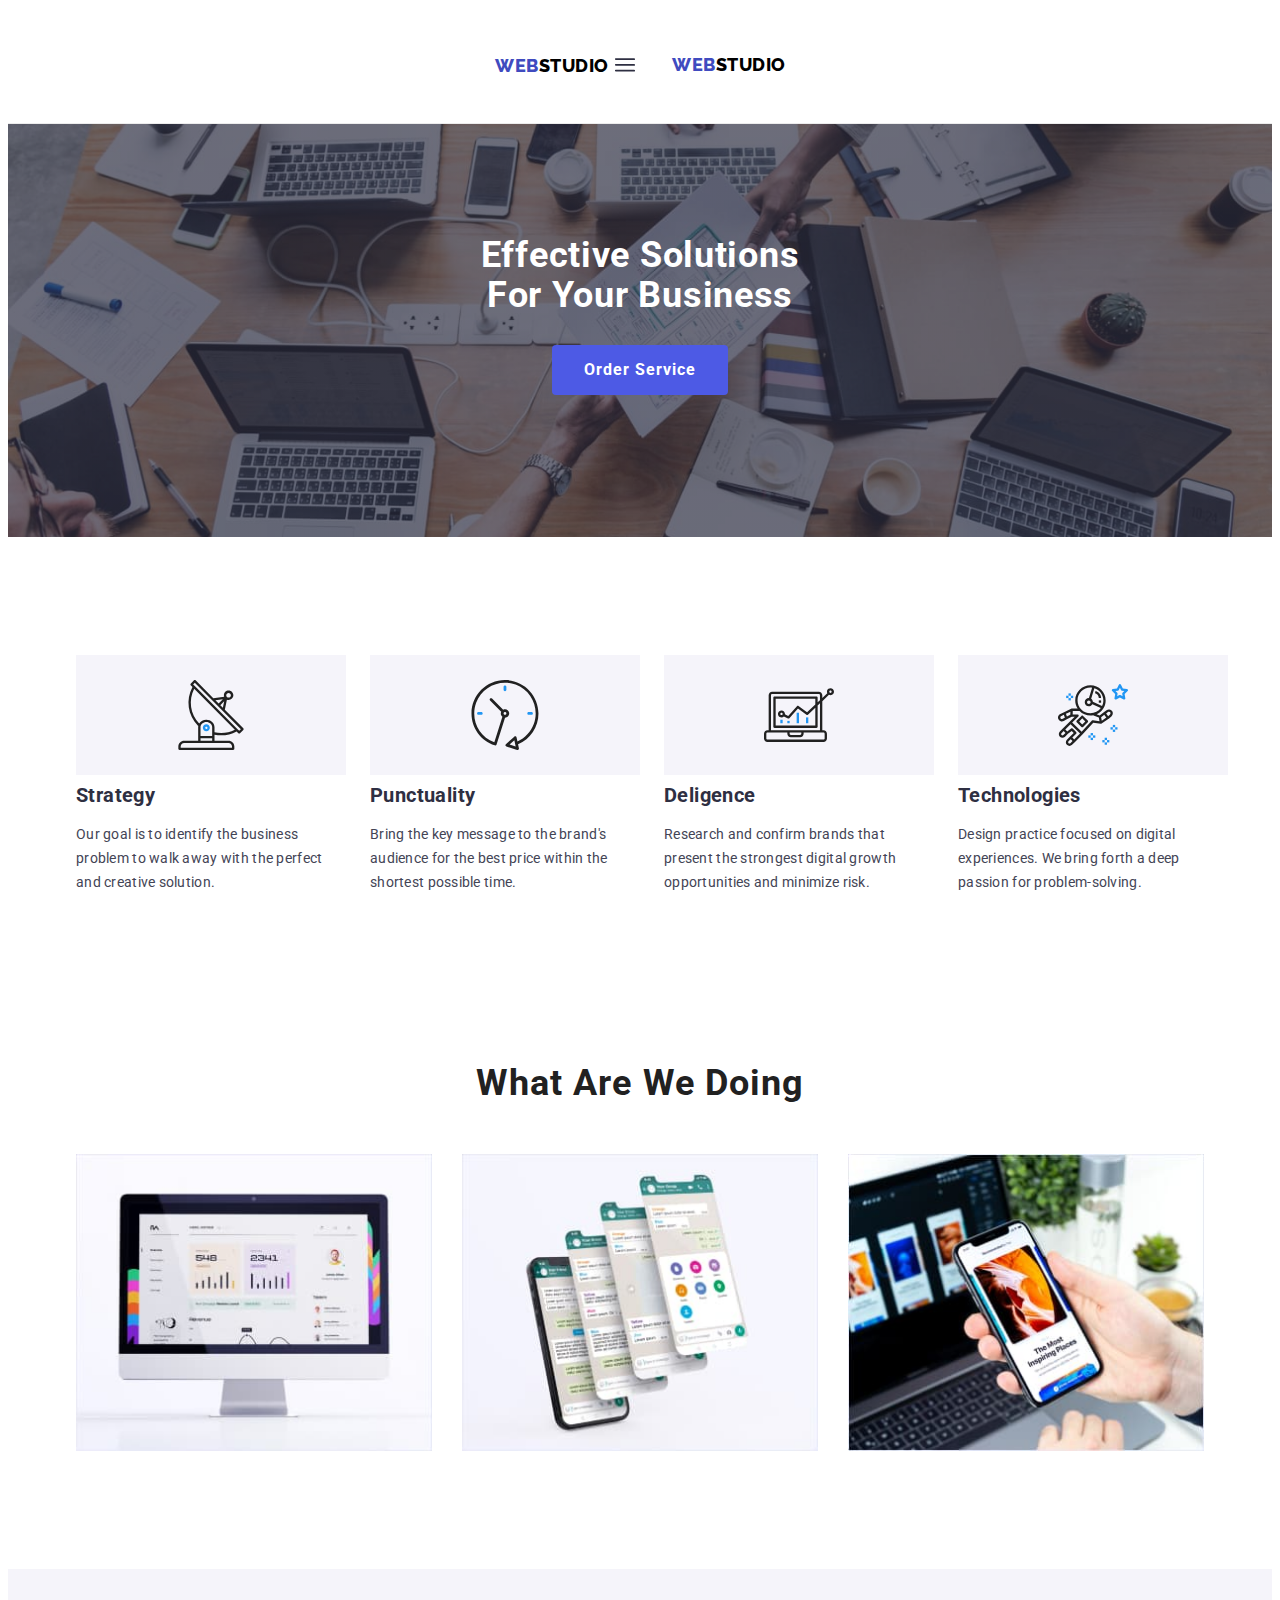
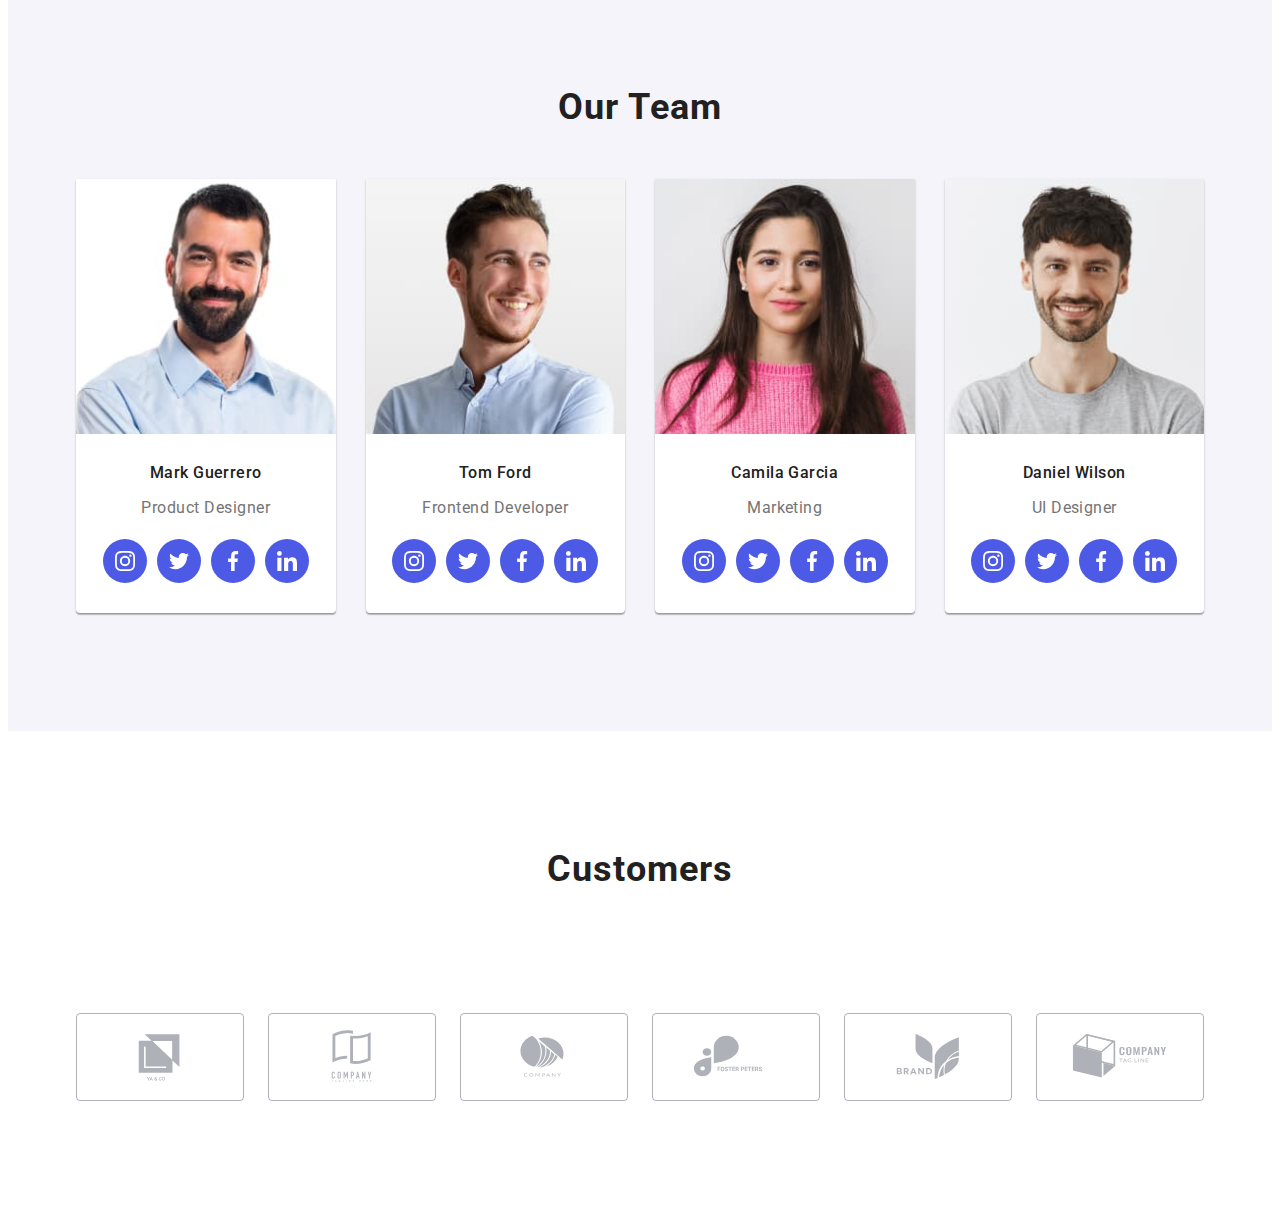
<file: index.html>
<!DOCTYPE html>
<html lang="en">
<head>
    <meta charset="UTF-8">
    <meta http-equiv="X-UA-Compatible" content="IE=edge">
    <meta name="viewport" content="width=device-width, initial-scale=1.0">
    <title>Студія</title>
    <link
      rel="stylesheet"
      href="https://cdnjs.cloudflare.com/ajax/libs/modern-normalize/1.1.0/modern-normalize.min.css"
      integrity="sha512-wpPYUAdjBVSE4KJnH1VR1HeZfpl1ub8YT/NKx4PuQ5NmX2tKuGu6U/JRp5y+Y8XG2tV+wKQpNHVUX03MfMFn9Q=="
      crossorigin="anonymous"
      referrerpolicy="no-referrer">
    <link rel="preconnect" href="https://fonts.googleapis.com" />
    <link rel="preconnect" href="https://fonts.gstatic.com" crossorigin />
    <link
      href="https://fonts.googleapis.com/css2?family=Raleway:wght@700&family=Roboto:wght@400;500;700;900&display=swap"
      rel="stylesheet"
    />
    <link rel="stylesheet" href="./css/stylesp.css">
</head>
<body>
    <header class="page-header">
        <div class="container cnt-head">
            <a class="logo" href="">WEB<span class="logo-header">STUDIO</span></a>
            <button type="button" class="menu-open" data-menu-open>
                <svg class="menu-icon-open" width="20" height="20">
                    <use href="./sprite.svg#menu"></use>
                </svg>
            </button>
            <div class="mob-menu is-hidden" data-menu>
                <div class="container">
                    <div class="mob-menu-top">
                        <button type="button" class="menu-close" data-menu-close>
                            <svg class="menu-close-icon" width="8" height="8">
                                <use href="./sprite.svg#close"></use>
                            </svg>
                        </button>
                        <ul class="mob-site list">
                            <li class="mob-menu-list"><a href="./index.html" class="current link">Studio</a></li>
                            <li class="mob-menu-list"><a href="./portfolio.html" class="link">Portfolio</a></li>
                            <li class="mob-menu-list"><a href="" class="link">Contacts</a></li>
                        </ul>
                    </div>
                    <div class="mob-menu-bottom">
                        <ul class="mob-contacts-list list">
                            <li><a href="tel:+11 (000) 111-11-11" class="mob-tel link">
                                +11 (000) 111-11-11</a></li>
                            <li><a href="mailto:info@devstudio.com" class="mob-mail link">
                                info@devstudio.com</a></li>
                         </ul>
                         <ul class="mob-soc list">
                            <li class="mob-soc-item">
                                <a class="mob-soc-link link"
                                href="https://www.facebook.com/"
                                target="_blank"
                                rel="noopener noreferrer"
                                aria-label="instagram"
                            >
                                    <svg class="mob-soc-icon" width="20" height="20">
                                        <use href="./sprite.svg#icon-instagram"></use>
                                    </svg>
                                </a>
                            </li>
                            <li class="mob-soc-item">
                                <a class="mob-soc-link link"
                                href=""
                                target="_blank"
                                rel="noopener noreferrer"
                                aria-label="twitter"
                            >
                                    <svg class="mob-soc-icon" width="20" height="20">
                                        <use href="./sprite.svg#icon-twitter"></use>
                                    </svg>
                                </a>
                            </li>
                            <li class="mob-soc-item">
                                <a class="mob-soc-link link"
                                href=""
                                target="_blank"
                                rel="noopener noreferrer"
                                aria-label="facebook"
                            >
                                    <svg class="mob-soc-icon" width="20" height="20">
                                        <use href="./sprite.svg#icon-facebook"></use>
                                    </svg>
                                </a>
                            </li>
                            <li class="mob-soc-item">
                                <a class="mob-soc-link link"
                                href=""
                                target="_blank"
                                rel="noopener noreferrer"
                                aria-label="linkedin"
                            >
                                    <svg class="mob-soc-icon" width="20" height="20">
                                        <use href="./sprite.svg#icon-linkedin"></use>
                                    </svg>
                                </a>
                            </li>
                        </ul>
                    </div>
                </div>
            </div>
        <div class="container">
            <a class="logo" href="">WEB<span class="logo-header">STUDIO</span></a>
            <nav class="container-nav"> 
                <ul class="site list">
                    <li class="nav-item"><a href="./index.html" class="current link">Studio</a></li>
                    <li class="nav-item"><a href="./portfolio.html" class="link">Portfolio</a></li>
                    <li class="nav-item"><a href="" class="link">Contacts</a></li>
                </ul>
            </nav> 
            <ul class="contacts-list list">
                <li><a href="tel:+11 (000) 111-11-11" class="header link">
                    <svg class="header-icon" width="10" height="16">
                        <use href="./sprite.svg#icon-smartphone"></use>
                    </svg>
                    +11 (000) 111-11-11</a></li>
                <li><a href="mailto:info@devstudio.com" class="header link">
                    info@devstudio.com</a></li>
            </ul>
        </div>
    </header>
    <main class="main">
            <section class="page-main">
                <div class="container-hero">
                    <h1 class="title">Effective Solutions <br>for Your Business</br></h1>
                    <button type="button" class="button" data-modal-open >Order Service</button>
                </div>
            </section>
        </div>
            <section class="section">
                <div class="container">
                    <ul class="about list">
                        <li class="icon antenna">
                            <h3 class="titleses">Strategy</h3>
                            <p class="subtitles">Our goal is to identify the business
                                problem to walk away with the perfect and creative solution.</p>
                        </li>
                        <li class="icon oclock">
                            <h3 class="titleses">Punctuality</h3>
                            <p  class="subtitles">Bring the key message to the brand's audience for the best price within the shortest possible time.</p>
                        </li>
                        <li class="icon diagram">
                            <h3 class="titleses">Deligence</h3>
                            <p class="subtitles">Research and confirm brands that present the strongest digital growth opportunities and minimize risk.</p>
                        </li>
                        <li class="icon astronaut">    
                            <h3 class="titleses">Technologies</h3>
                            <p class="subtitles">Design practice focused on digital experiences. We bring forth a deep passion for problem-solving.</p>
                        </li>
                    </ul>
                </div>
            </section>
            <section class="section-work">
                <div class="container">
                    <h2 class="subtitle">What Are We Doing </h2>
                <ul class="work">
                    <li class="list">
                        <div class="work-thumb">
                            <img src="./images/apple.jpg" alt="apple" width="360">
                            
                        </div>
                    </li>
                    <li class="list">
                        <div class="work-thumb">
                            <img src="./images/massage.jpg" alt="massage" width="360">
                        
                        </div>
                    </li>
                    <li class="list">
                        <div class="work-thumb">
                            <img src="./images/phone.jpg" alt="phone" width="360"> 
                        
                        </div>
                    </li>
                </ul>
                </div>
            </section>
            <section class="page-team">
                <div class="container cnt-team">
                    <h2 class="subtitle">Our Team</h2>
                    <ul class="list-card">
                        <li class="list card">
                            <img src="./images/Mark Guerrero.jpg" alt="Mark Guerrero" width="264">
                            <div class="people-card">
                                <h3 class="name-people">Mark Guerrero</h3>
                                <p class="subtitledescription">Product Designer</p>
                                <ul class="socials list">
                                    <li class="socials-item">
                                        <a class="socials-link link"
                                        href="https://www.facebook.com/"
                                        target="_blank"
                                        rel="noopener noreferrer"
                                        aria-label="instagram"
                                    >
                                            <svg class="socials-icon" width="20" height="20">
                                                <use href="./sprite.svg#icon-instagram"></use>
                                            </svg>
                                        </a>
                                    </li>
                                    <li class="socials-item">
                                        <a class="socials-link link"
                                        href=""
                                        target="_blank"
                                        rel="noopener noreferrer"
                                        aria-label="twitter"
                                    >
                                            <svg class="socials-icon" width="20" height="20">
                                                <use href="./sprite.svg#icon-twitter"></use>
                                            </svg>
                                        </a>
                                    </li>
                                    <li class="socials-item">
                                        <a class="socials-link link"
                                        href=""
                                        target="_blank"
                                        rel="noopener noreferrer"
                                        aria-label="facebook"
                                    >
                                            <svg class="socials-icon" width="20" height="20">
                                                <use href="./sprite.svg#icon-facebook"></use>
                                            </svg>
                                        </a>
                                    </li>
                                    <li class="socials-item">
                                        <a class="socials-link link"
                                        href=""
                                        target="_blank"
                                        rel="noopener noreferrer"
                                        aria-label="linkedin"
                                    >
                                            <svg class="socials-icon" width="20" height="20">
                                                <use href="./sprite.svg#icon-linkedin"></use>
                                            </svg>
                                        </a>
                                    </li>
                                </ul>
                            </div>
                        </li>         
                        <li class="list card">
                            <img src="./images/Tom Ford.jpg" alt="Tom Ford" width="264">
                            <div class="people-card">
                                <h3 class="name-people">Tom Ford
    
                                </h3>
                                <p class="subtitledescription">Frontend Developer</p>
                                <ul class="socials list">
                                    <li class="socials-item">
                                        <a class="socials-link link"
                                        href="https://www.facebook.com/"
                                        target="_blank"
                                        rel="noopener noreferrer"
                                        aria-label="instagram"
                                    >
                                            <svg class="socials-icon" width="20" height="20">
                                                <use href="./sprite.svg#icon-instagram"></use>
                                            </svg>
                                        </a>
                                    </li>
                                    <li class="socials-item">
                                        <a class="socials-link link"
                                        href=""
                                        target="_blank"
                                        rel="noopener noreferrer"
                                        aria-label="twitter"
                                    >
                                            <svg class="socials-icon" width="20" height="20">
                                                <use href="./sprite.svg#icon-twitter"></use>
                                            </svg>
                                        </a>
                                    </li>
                                    <li class="socials-item">
                                        <a class="socials-link link"
                                        href=""
                                        target="_blank"
                                        rel="noopener noreferrer"
                                        aria-label="facebook"
                                    >
                                            <svg class="socials-icon" width="20" height="20">
                                                <use href="./sprite.svg#icon-facebook"></use>
                                            </svg>
                                        </a>
                                    </li>
                                    <li class="socials-item">
                                        <a class="socials-link link"
                                        href=""
                                        target="_blank"
                                        rel="noopener noreferrer"
                                        aria-label="linkedin"
                                    >
                                            <svg class="socials-icon" width="20" height="20">
                                                <use href="./sprite.svg#icon-linkedin"></use>
                                            </svg>
                                        </a>
                                    </li>
                                </ul>
                            </div>
                        </li>
                        <li class="list card">
                            <img src="./images/Camila Garcia.jpg" alt="Camila Garcia" width="264">
                            <div class="people-card">
                                <h3 class="name-people">Camila Garcia</h3>
                                <p class="subtitledescription">Marketing</p>
                                <ul class="socials list">
                                    <li class="socials-item">
                                        <a class="socials-link link"
                                        href="https://www.facebook.com/"
                                        target="_blank"
                                        rel="noopener noreferrer"
                                        aria-label="instagram"
                                    >
                                            <svg class="socials-icon" width="20" height="20">
                                                <use href="./sprite.svg#icon-instagram"></use>
                                            </svg>
                                        </a>
                                    </li>
                                    <li class="socials-item">
                                        <a class="socials-link link"
                                        href=""
                                        target="_blank"
                                        rel="noopener noreferrer"
                                        aria-label="twitter"
                                    >
                                            <svg class="socials-icon" width="20" height="20">
                                                <use href="./sprite.svg#icon-twitter"></use>
                                            </svg>
                                        </a>
                                    </li>
                                    <li class="socials-item">
                                        <a class="socials-link link"
                                        href=""
                                        target="_blank"
                                        rel="noopener noreferrer"
                                        aria-label="facebook"
                                    >
                                            <svg class="socials-icon" width="20" height="20">
                                                <use href="./sprite.svg#icon-facebook"></use>
                                            </svg>
                                        </a>
                                    </li>
                                    <li class="socials-item">
                                        <a class="socials-link link"
                                        href=""
                                        target="_blank"
                                        rel="noopener noreferrer"
                                        aria-label="linkedin"
                                    >
                                            <svg class="socials-icon" width="20" height="20">
                                                <use href="./sprite.svg#icon-linkedin"></use>
                                            </svg>
                                        </a>
                                    </li>
                                </ul>
                            </div>
                        </li>
                        <li class="list card">
                            <img src="./images/Daniel Wilson.jpg" alt="Daniel Wilson" width="264">
                            <div class="people-card">
                                <h3 class="name-people">Daniel Wilson</h3>
                                <p class="subtitledescription">UI Designer</p>
                                <ul class="socials list">
                                    <li class="socials-item">
                                        <a class="socials-link link"
                                        href="https://www.facebook.com/"
                                        target="_blank"
                                        rel="noopener noreferrer"
                                        aria-label="instagram"
                                    >
                                            <svg class="socials-icon" width="20" height="20">
                                                <use href="./sprite.svg#icon-instagram"></use>
                                            </svg>
                                        </a>
                                    </li>
                                    <li class="socials-item">
                                        <a class="socials-link link"
                                        href=""
                                        target="_blank"
                                        rel="noopener noreferrer"
                                        aria-label="twitter"
                                    >
                                            <svg class="socials-icon" width="20" height="20">
                                                <use href="./sprite.svg#icon-twitter"></use>
                                            </svg>
                                        </a>
                                    </li>
                                    <li class="socials-item">
                                        <a class="socials-link link"
                                        href=""
                                        target="_blank"
                                        rel="noopener noreferrer"
                                        aria-label="facebook"
                                    >
                                            <svg class="socials-icon" width="20" height="20">
                                                <use href="./sprite.svg#icon-facebook"></use>
                                            </svg>
                                        </a>
                                    </li>
                                    <li class="socials-item">
                                        <a class="socials-link link"
                                        href=""
                                        target="_blank"
                                        rel="noopener noreferrer"
                                        aria-label="linkedin"
                                    >
                                            <svg class="socials-icon" width="20" height="20">
                                                <use href="./sprite.svg#icon-linkedin"></use>
                                            </svg>
                                        </a>
                                    </li>
                                </ul>
                            </div>  
                        </li>
                    </ul>
                </div>
             </section>
             <section class="section">
                <div class="container">
                    <h2 class="subtitle">Customers</h2>
                    <ul class="clients list">
                        <li class="clients-item">
                            <a class="clients-link link"
                            href=""
                            target="_blank"
                            rel="noopener noreferrer"
                            aria-label="ya-go">
                            <svg class="clients-icon" width="106" height="60">
                                <use href="./sprite.svg#icon-ya-go"></use>
                            </svg>
                            </a>
                        </li>
                        <li class="clients-item">
                            <a class="clients-link link"
                            href=""
                            target="_blank"
                            rel="noopener noreferrer"
                            aria-label="tagline"
                            >
                            <svg class="clients-icon" width="106" height="60">
                                <use href="./sprite.svg#icon-tagline"></use>
                            </svg>
                            </a>
                        </li>
                        <li class="clients-item">
                            <a class="clients-link link"
                            href=""
                            target="_blank"
                            rel="noopener noreferrer"
                            aria-label="company"
                            >
                            <svg class="clients-icon" width="106" height="60">
                                <use href="./sprite.svg#icon-company"></use>
                            </svg>
                            </a>
                        </li>
                        <li class="clients-item">
                            <a class="clients-link link"
                            href=""
                            target="_blank"
                            rel="noopener noreferrer"
                            aria-label="foster"
                            >
                            <svg class="clients-icon" width="106" height="60">
                                <use href="./sprite.svg#icon-foster-peters"></use>
                            </svg>
                            </a>
                        </li>
                        <li class="clients-item">
                            <a class="clients-link link"
                            href=""
                            target="_blank"
                            rel="noopener noreferrer"
                            aria-label="brand"
                            >
                            <svg class="clients-icon" width="106" height="60">
                                <use href="./sprite.svg#icon-brand"></use>
                            </svg>
                            </a>
                        </li>
                        <li class="clients-item">
                            <a class="clients-link link"
                            href=""
                            target="_blank"
                            rel="noopener noreferrer"
                            aria-label="company-tag"
                            >
                            <svg class="clients-icon" width="106" height="60">
                                <use href="./sprite.svg#icon-company-tag"></use>
                            </svg>
                            </a>
                        </li>
                    </ul>
             </section>
    </main>
    <!-- <footer class="page-footer">
        <div class="double-container-footer">
            <div class="container-footer">
                <a class="logo" href="">WEB<span class="logo-footer">STUDIO</span></a>
            <address>
                <ul class="list">
                    <li class="maps"><a href="" class="active footer">Increase the flow of customers and sales for your business with digital marketing & growth solutions.</a></li>
        
                </ul>
            </address>
            </div>
            <div class="container-footer-clients">
                <h3 class="title-footer">Social media</h3>
                <ul class="socials-footer list">
                    <li class="socials-footer-item">
                        <a class="footer-link link"
                        href="https://www.facebook.com/"
                        target="_blank"
                        rel="noopener noreferrer"
                        aria-label="instagram"
                        >
                            <svg class="footer-icon" width="20" height="20">
                                <use href="./sprite.svg#icon-instagram"></use>
                            </svg>
                        </a>
                    </li>
                    <li class="socials-footer-item">
                        <a class="footer-link link"
                        href=""
                        target="_blank"
                        rel="noopener noreferrer"
                        aria-label="twitter"
                        >
                            <svg class="footer-icon" width="20" height="20">
                                <use href="./sprite.svg#icon-twitter"></use>
                            </svg>
                        </a>
                    </li>
                    <li class="socials-footer-item">
                        <a class="footer-link link"
                        href=""
                        target="_blank"
                        rel="noopener noreferrer"
                        aria-label="facebook"
                        >
                            <svg class="footer-icon" width="20" height="20">
                                <use href="./sprite.svg#icon-facebook"></use>
                            </svg>
                        </a>
                    </li>
                    <li class="socials-footer-item">
                        <a class="footer-link link"
                        href=""
                        target="_blank"
                        rel="noopener noreferrer"
                        aria-label="linkedin"
                        >
                            <svg class="footer-icon" width="20" height="20">
                                <use href="./sprite.svg#icon-linkedin"></use>
                            </svg>
                        </a>
                    </li>
                </ul>
            </div>
            <div class="footer-form-sub">
                <label class="footer-form-label" for="subscribe"><span>Subscribe</span></label>
                    <div class="form-footer-sub">
                        <div class="footer-form" id="subscribe">
                            <input class="footer-form-input" type="email" name="subscribe" placeholder="Email">
                        </div>
                        <div class="btn-icon">
                            <button type="button" class="footer-btn">Subscribe
                                <svg class="footer-form-icon" width="20" height="20">
                                    <use href="./sprite.svg#icon-send"></use>
                                </svg>
                            </button>
                        </div>
                    </div>
            </div>
        </div>
    </footer> -->

    <div class="backdrop is-hidden" data-modal>
        <div class="modal">
            <button class="modal-btn" data-modal-close>
                <svg class="icon-closer" width="8" height="8">
                    <use href="./sprite.svg#icon-closer"></use>
                </svg>
            </button>
            <strong class="modal-label">Leave your contacts and we will call you back</strong>
            <form class="modal-form" name="modal_form">
                <div class="modal-form-group" role="group">
                    <label class="modal-form-label" for="user_name"><span>Name</span></label>
                    <div class="modal-form-wrapper" id="user_name">
                        <input class="modal-form-field" type="text" name="user_name">
                        <svg class="modal-form-icon" width="18" height="18">
                            <use href="./sprite.svg#icon-person"></use>
                        </svg>
                    </div>
                    <label class="modal-form-label" for="user_phone">Phone</label>
                    <div class="modal-form-wrapper" id="user_name">
                        <input class="modal-form-field" type="tel" name="user_phone" id="user_phone">
                        <svg class="modal-form-icon" width="18" height="18">
                            <use href="./sprite.svg#icon-phone"></use>
                        </svg>
                    </div>
                    <label class="modal-form-label" for="user_mail">Email</label>
                    <div class="modal-form-wrapper" id="user_mail">
                        <input class="modal-form-field" type="mail" name="user_mail">
                        <svg class="modal-form-icon" width="18" height="18">
                            <use href="./sprite.svg#icon-email"></use>
                        </svg>
                    </div>
                    <label class="modal-form-label" for="user_message">Comment</label>
                    <textarea 
                        class="modal-form-message"
                        name="user_message" 
                        id="user_message"
                        placeholder="Text input"
                        rows="3"></textarea>
                </div>
                <div role="group" class="group-check">
                    <input class="modal-form-checkbox visually-hidden" type="checkbox" id="user_agreement">
                    <label for="user_agreement" class="policy">
                        <span>
                            <svg class="check-icon" width="10" height="18">
                                <use href="./sprite.svg#check"></use>
                            </svg>
                        </span>
                        I accept the terms and conditions of the <a class="pr-policy" href="">Privacy Policy</a>
                    </label>
                </div>
                <button class="modal-form-btn" type="submit">Send</button>
            </form>

        </div>
    </div>

    <script src="./js/modal.js"></script>
    <script src="./js/menu.js"></script>

</body>
</html>
</file>
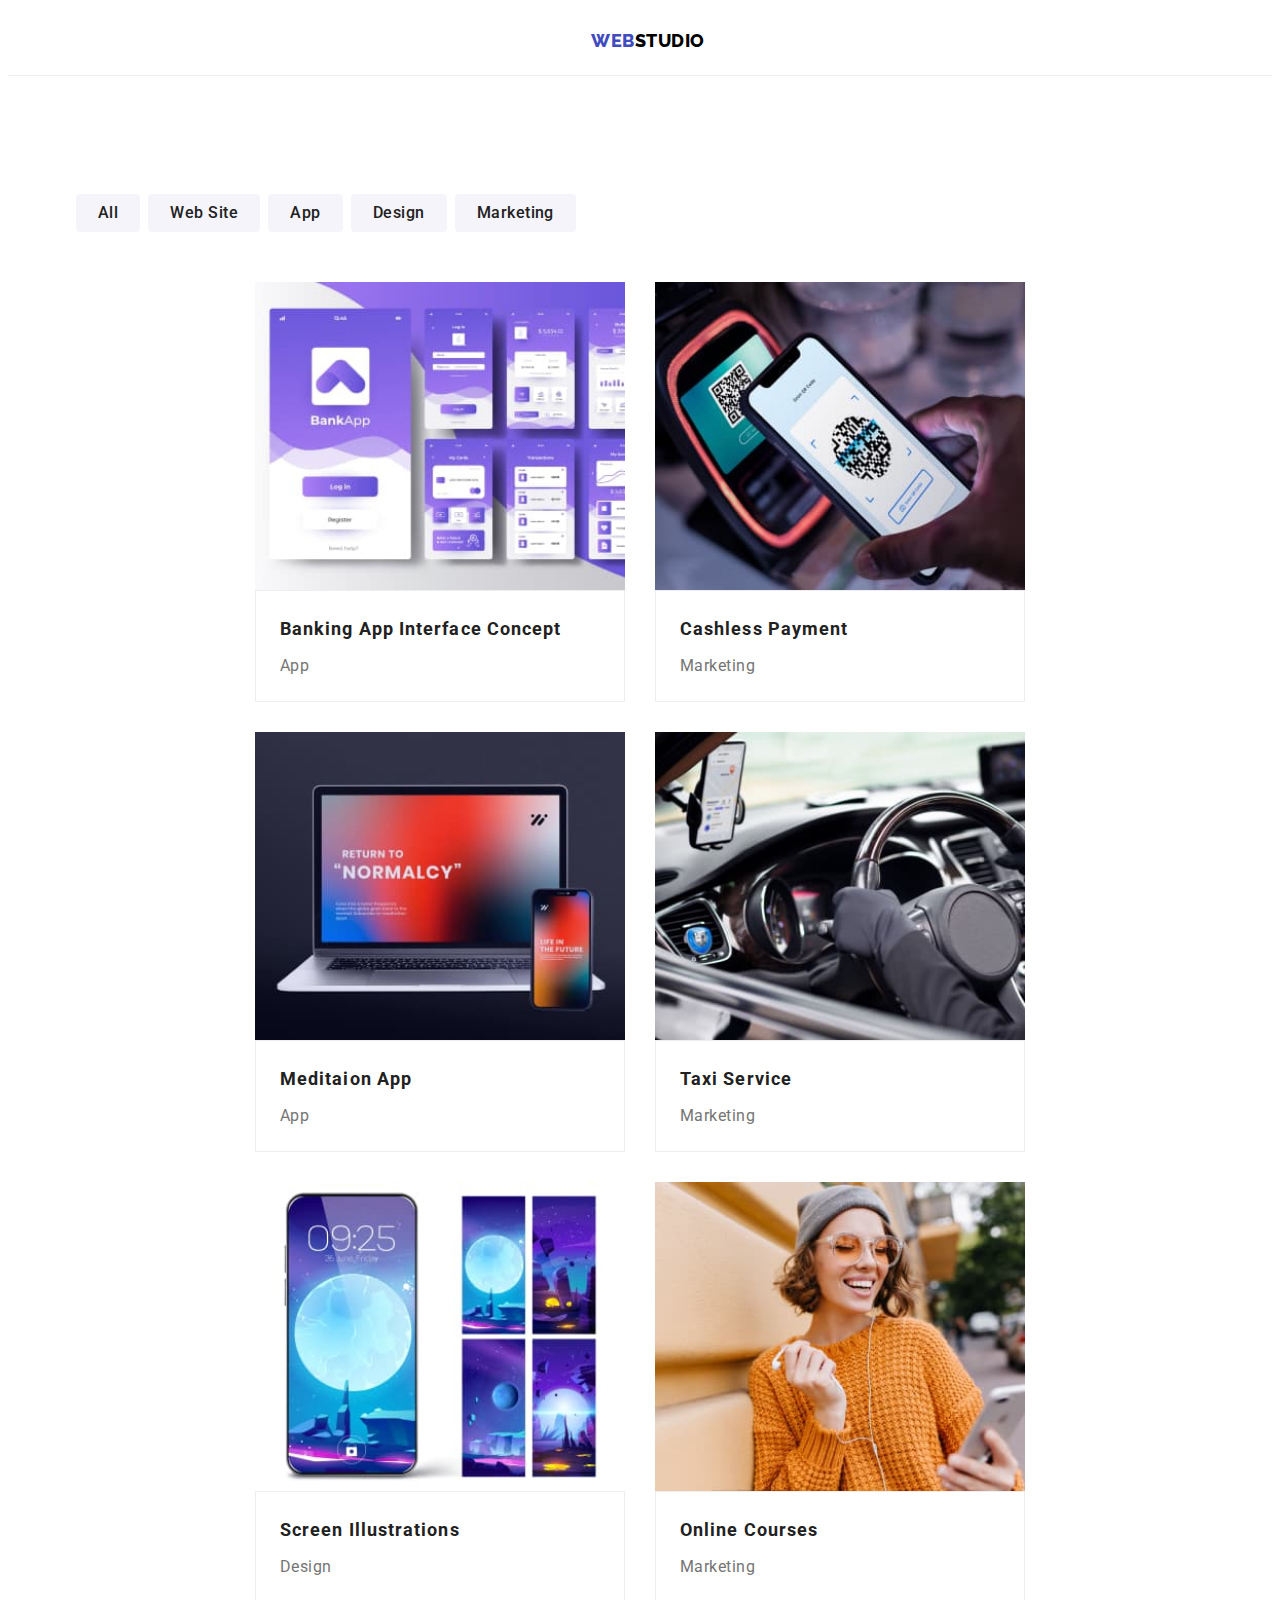
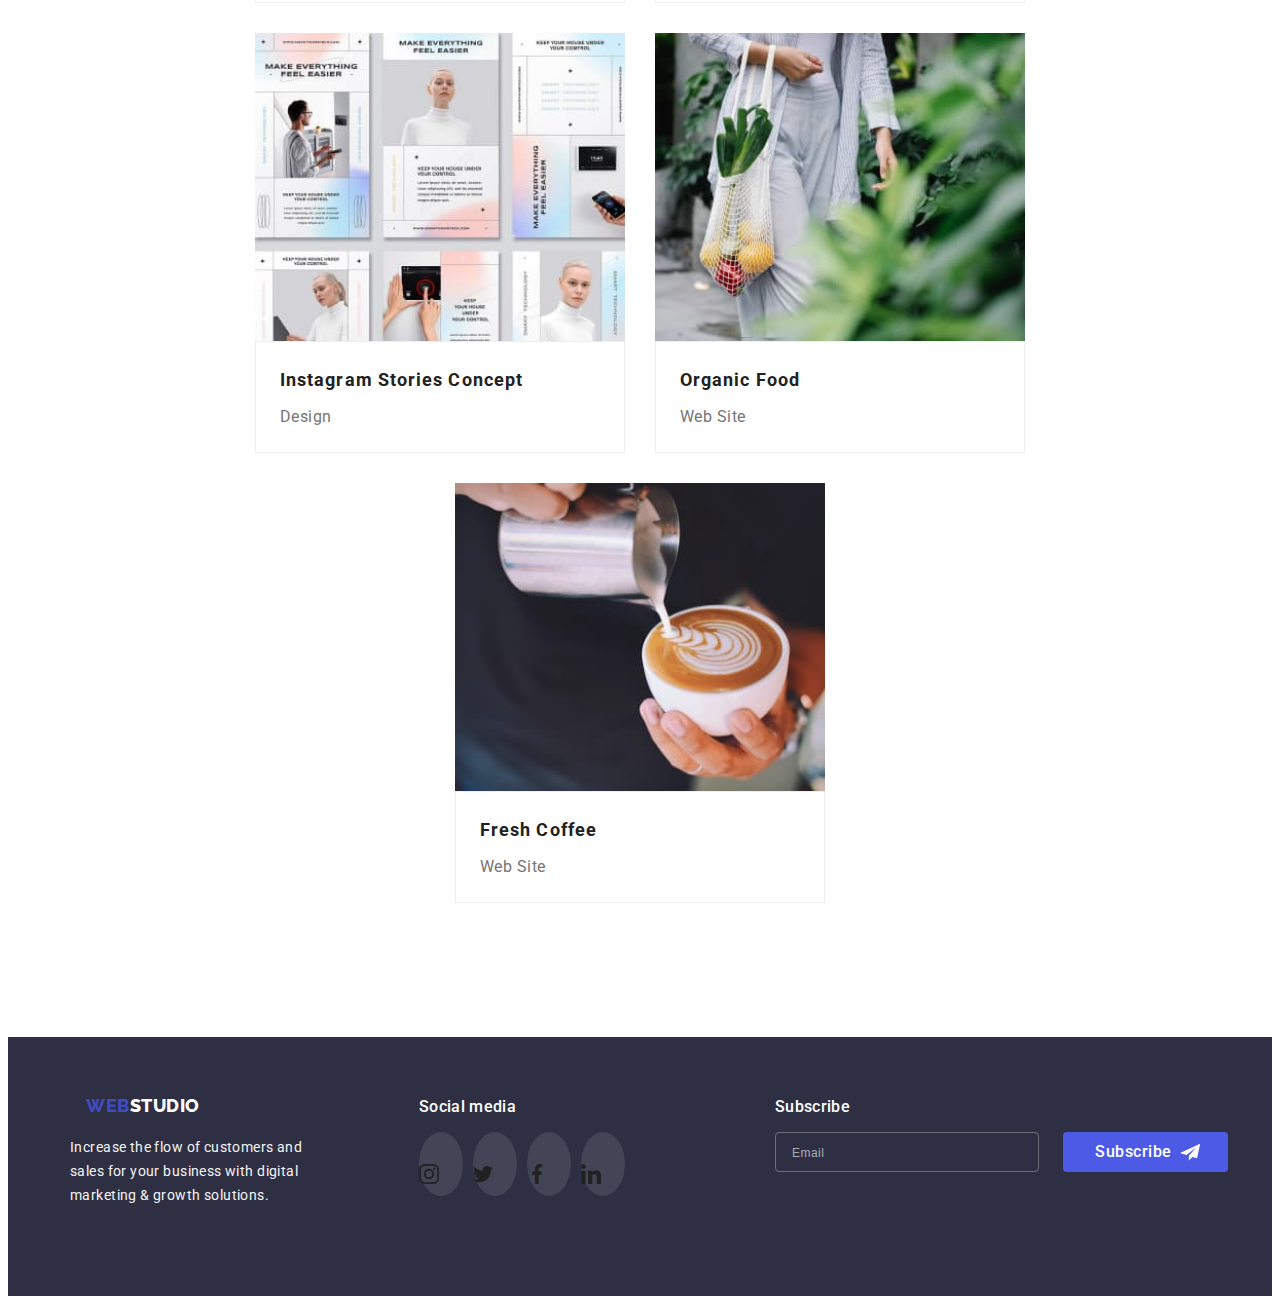
<file: portfolio.html>
<!DOCTYPE html>
<html lang="uk">
<head>
    <meta charset="UTF-8">
    <meta http-equiv="X-UA-Compatible" content="IE=edge">
    <meta name="viewport" content="width=device-width, initial-scale=1.0">
    <title>Портфоліо</title>
    <link
      rel="stylesheet"
      href="https://cdnjs.cloudflare.com/ajax/libs/modern-normalize/1.1.0/modern-normalize.min.css"
      integrity="sha512-wpPYUAdjBVSE4KJnH1VR1HeZfpl1ub8YT/NKx4PuQ5NmX2tKuGu6U/JRp5y+Y8XG2tV+wKQpNHVUX03MfMFn9Q=="
      crossorigin="anonymous"
      referrerpolicy="no-referrer">
    <link rel="preconnect" href="https://fonts.googleapis.com" />
    <link rel="preconnect" href="https://fonts.gstatic.com" crossorigin />
    <link
      href="https://fonts.googleapis.com/css2?family=Raleway:wght@700&family=Roboto:wght@400;500;700;900&display=swap"
      rel="stylesheet"
    />
    <link rel="stylesheet" href="./css/stylesp.css">
</head>
<body>
    <header class="page-header">
        <div class="container">
            <a class="logo" href="">WEB<span class="logo-header">STUDIO</span></a>
            <nav class="container-nav"> 
                <ul class="site list">
                    <li class="nav-item"><a href="./index.html" class="link">Studio</a></li>
                    <li class="nav-item"><a href="./portfolio.html" class="current link">Portfolio</a></li>
                    <li class="nav-item"><a href="" class="link">Contacts</a></li>
                </ul>
            </nav> 
            <ul class="contacts-list list">
                <li><a href="tel:+11 (000) 111-11-11" class="header link">
                    <svg class="header-icon" width="10" height="16">
                        <use href="./sprite.svg#icon-smartphone"></use>
                    </svg>
                    +11 (000) 111-11-11</a></li>
                <li><a href="mailto:info@devstudio.com" class="header link">
                    <svg class="header-icon" width="16" height="12">
                        <use href="./sprite.svg#icon-envelope"></use>
                    </svg>
                    info@devstudio.com</a></li>
            </ul>
        </div>
    </header>
    <main>
        <section class="section">
            <div class="container">
                <ul class="list button-list">
                    <li><button type="button" class="button-item">All</button></li>
                    <li><button type="button" class="button-item">Web Site</button></li>
                    <li><button type="button" class="button-item">App</button></li>
                    <li><button type="button" class="button-item">Design</button></li>
                    <li><button type="button" class="button-item">Marketing</button></li>
                </ul>
                <ul class="photo-description">
                    <li class="sheet list">
                        <div class="photo-thumb">
                            <img src="./images/forms.jpg" alt="комп'ютер" width="370">
                            <p class="text-description">14 Stylish and User-Friendly App Design Concepts · Task Manager App · Calorie Tracker App · Exotic Fruit Ecommerce App · Cloud Storage App</p>
                        </div>
                        <div class="photo-cards">
                            <h3 class="titles">Banking App Interface Concept</h3>
                            <p class="description">App</p>
                        </div>
                    </li>
                    <li class="sheet list">
                        <div class="photo-thumb">
                            <img class="photo" src="./images/scan.jpg" alt="баскетбол" width="370">
                            <p class="text-description">14 Stylish and User-Friendly App Design Concepts · Task Manager App · Calorie Tracker App · Exotic Fruit Ecommerce App · Cloud Storage App</p>
                        </div>
                        <div class="photo-cards">
                            <h3 class="titles">Cashless Payment</h3>
                            <p class="description">Marketing</p>
                        </div>    
                    </li>
                    <li class="sheet list">
                        <div class="photo-thumb">
                            <img class="photo" src="./images/computer.jpg" alt="їжа" width="370">
                            <p class="text-description">14 Stylish and User-Friendly App Design Concepts · Task Manager App · Calorie Tracker App · Exotic Fruit Ecommerce App · Cloud Storage App</p>
                        </div>
                        <div class="photo-cards">
                            <h3 class="titles">Meditaion App</h3>
                            <p class="description">App</p>
                        </div>
                    </li>
                    <li class="sheet list">
                        <div class="photo-thumb">
                            <img class="photo" src="./images/taxi.jpg" alt="навушники" width="370">
                            <p class="text-description">14 Stylish and User-Friendly App Design Concepts · Task Manager App · Calorie Tracker App · Exotic Fruit Ecommerce App · Cloud Storage App</p>
                        </div>
                        <div class="photo-cards">
                            <h3 class="titles">Taxi Service</h3>
                            <p class="description">Marketing</p> 
                        </div>                        
                    </li>
                    <li class="sheet list">
                        <div class="photo-thumb">
                            <img class="photo" src="./images/screen.jpg" alt="коробки" width="370">
                            <p class="text-description">14 Stylish and User-Friendly App Design Concepts · Task Manager App · Calorie Tracker App · Exotic Fruit Ecommerce App · Cloud Storage App</p>
                        </div>
                        <div class="photo-cards">
                            <h3 class="titles">Screen Illustrations</h3>
                            <p class="description">Design</p> 
                        </div>                         
                    </li>
                    <li class="sheet list">
                        <div class="photo-thumb">
                            <img class="photo" src="./images/girl.jpg" alt="монітор" width="370">
                            <p class="text-description">14 Stylish and User-Friendly App Design Concepts · Task Manager App · Calorie Tracker App · Exotic Fruit Ecommerce App · Cloud Storage App</p>
                        </div>
                        <div class="photo-cards">
                            <h3 class="titles">Online Courses</h3>
                            <p class="description">Marketing</p>  
                        </div>                        
                    </li>
                    <li class="sheet list">
                        <div class="photo-thumb">
                            <img class="photo" src="./images/maket.jpg" alt="книга" width="370">
                            <p class="text-description">14 Stylish and User-Friendly App Design Concepts · Task Manager App · Calorie Tracker App · Exotic Fruit Ecommerce App · Cloud Storage App</p>
                        </div>
                        <div class="photo-cards">
                            <h3 class="titles">Instagram Stories Concept</h3>
                            <p class="description">Design</p>
                        </div>                          
                    </li>
                    <li class="sheet list">
                        <div class="photo-thumb">
                            <img class="photo" src="./images/woman.jpg" alt="проєкт" width="370">  
                            <p class="text-description">14 Stylish and User-Friendly App Design Concepts · Task Manager App · Calorie Tracker App · Exotic Fruit Ecommerce App · Cloud Storage App</p>
                        </div>
                        <div class="photo-cards">
                            <h3 class="titles">Organic Food</h3>
                            <p class="description">Web Site</p>  
                        </div>
                    </li>
                    <li class="sheet list">
                        <div class="photo-thumb">
                            <img class="photo" src="./images/coffee.jpg" alt="бізнес" width="370">
                            <p class="text-description">14 Stylish and User-Friendly App Design Concepts · Task Manager App · Calorie Tracker App · Exotic Fruit Ecommerce App · Cloud Storage App</p>
                        </div>
                        <div class="photo-cards">
                            <h3 class="titles">Fresh Coffee</h3>
                            <p class="description">Web Site</p> 
                        </div> 
                    </li>
                </ul>
            </div>
        </section>
    </main>
    <footer class="page-footer">
        <div class="double-container-footer">
            <div class="container-footer">
                <a class="logo" href="">WEB<span class="logo-footer">STUDIO</span></a>
            <address>
                <ul class="list">
                    <li class="maps"><a href="" class="active footer">Increase the flow of customers and sales for your business with digital marketing & growth solutions.</a></li>
                    <!-- <li><a href="mailto:info@devstudio.com" class="footer link">info@devstudio.com</a></li>
                    <li><a href="tel:+380961111111" class="footer link">+380961111111</a></li> -->
                </ul>
            </address>
            </div>
            <div class="container-footer-clients">
                <h3 class="title-footer">Social media</h3>
                <ul class="socials-footer list">
                    <li class="socials-footer-item">
                        <a class="footer-link link"
                        href=""
                        target="_blank"
                        rel="noopener noreferrer"
                        aria-label="instagram"
                        >
                            <svg class="footer-icon" width="20" height="20">
                                <use href="./sprite.svg#icon-instagram"></use>
                            </svg>
                        </a>
                    </li>
                    <li class="socials-footer-item">
                        <a class="footer-link link"
                        href=""
                        target="_blank"
                        rel="noopener noreferrer"
                        aria-label="twitter"
                        >
                            <svg class="footer-icon" width="20" height="20">
                                <use href="./sprite.svg#icon-twitter"></use>
                            </svg>
                        </a>
                    </li>
                    <li class="socials-footer-item">
                        <a class="footer-link link"
                        href="https://www.facebook.com/"
                        target="_blank"
                        rel="noopener noreferrer"
                        aria-label="facebook"
                        >
                            <svg class="footer-icon" width="20" height="20">
                                <use href="./sprite.svg#icon-facebook"></use>
                            </svg>
                        </a>
                    </li>
                    <li class="socials-footer-item">
                        <a class="footer-link link"
                        href=""
                        target="_blank"
                        rel="noopener noreferrer"
                        aria-label="linkedin"
                        >
                            <svg class="footer-icon" width="20" height="20">
                                <use href="./sprite.svg#icon-linkedin"></use>
                            </svg>
                        </a>
                    </li>
                </ul>
            </div>
            <div class="footer-form-sub">
                <label class="footer-form-label" for="subscribe"><span>Subscribe</span></label>
                    <div class="form-footer-sub">
                        <div class="footer-form" id="subscribe">
                            <input class="footer-form-input" type="email" name="subscribe" placeholder="Email">
                        </div>
                        <div class="btn-icon">
                            <button type="button" class="footer-btn">Subscribe
                                <svg class="footer-form-icon" width="20" height="20">
                                    <use href="./sprite.svg#icon-send"></use>
                                </svg>
                            </button>
                        </div>
                    </div>
        </div>
    </footer>
</body>
</html>
</file>
<file: css/stylesp.css>
html {
    box-sizing: border-box;
  }
  *,
  *::before,
  *::after {
    box-sizing: inherit;
  }
  h1,
  h2,
  h3,
  h4,
  h5,
  h6,
  p {
    margin: 0;
  }
:root {
    --h1-headline-text-color: #ffffff;
    --h-headline-text-color: #212121;
    --primary-text-color: #757575;
    --footer-text-color: rgba(255, 255, 255, 0.6);
    --address-text-color: #ffffff;
    --website-color: rgba(64, 75, 191, 1);
    --color-header: #000000;
    --button-color: #f5f4f2;
    --footer-bg-color: rgba(46, 47, 66, 1);
}
body {
    font-family: 'Roboto', sans-serif;
    }
img {
    display: block;
    height: auto;
    max-width: 100%;
}
.logo {
    /* padding-left: 60px; */
    font-family: 'Raleway';
    font-style: normal;
    font-weight: 800;
    font-size: 18px;
    line-height: 1.3px;
    letter-spacing: 0.03em;
    color: var(--website-color);
}
.logo-header {
    color: var(--color-header);
    font-family: 'Raleway';
    font-style: normal;
    font-weight: 800;
    font-size: 18px;
    line-height: 1.3px;
    letter-spacing: 0.03em;
}
.menu-icon-open{
    stroke: rgba(46, 47, 66, 1);
}
.menu-open{
    width: 32px;
    height: 22px;
    padding: 0;
    background-color: transparent;
    border: none;
}
.logo-footer {
    color: var(--address-text-color);
    font-family: 'Raleway';
    font-style: normal;
    font-weight: 800;
    font-size: 18px;
    line-height: 1.3px;
    letter-spacing: 0.03em;
}
.logo {
    text-decoration: none;
}
.list {
    padding: 0px;
    margin: 0px;
    list-style: none;
}
.link {
    text-decoration: none;
}
.visually-hidden {
    position: absolute;
    width: 1px;
    height: 1px;
    margin: -1px;
    border: 0;
    padding: 0;
    white-space: nowrap;
    clip-path: inset(100%);
    clip: rect(0 0 0 0);
    overflow: hidden;
}
/*-------------------------HEADER-------------------------------*/
.container {
    margin-left: auto;
    margin-right: auto;
    padding-left: 15px;
    padding-right: 15px;
    /* width: 1200px; */
}
/* page-header */
.container-nav,
.contacts-list.list{
    display: none;
}
.mob-menu{
    position: fixed;
    top: 0;
    left: 0;
    z-index: 1;
    width: 100%;
    height: 100%;
    border: none;
    background-color: #FFFFFF;
} 
.menu-close {
    display: flex;
    position: relative;
    width: 24px;
    height: 24px;
    align-items: center;
    justify-content: center;
    background-color: #E7E9FC;
    border: 1px solid rgba(0, 0, 0, 0.1);
    border-radius: 50%;
    cursor: pointer;
    transition: 250ms cubic-bezier(0.4, 0, 0.2, 1);
    margin-bottom: 16px;
    margin-left: auto;
}
.menu-close-icon{
    position: absolute;
    display: inline-flex;
    align-items: center;
    justify-content: center;   
}
.mob-menu >.container{
    height: 100%;
    display: flex;
    flex-direction: column;
    justify-content: space-between;
    overflow: auto;
}
.mob-site{
    align-items: center;
}
.mob-menu-list{
    font-weight: 700;
    font-size: 36px;
    line-height: calc(40 / 36);
    letter-spacing: 0.02em;
    color: #2E2F42;
    margin-bottom: 40px;
}
.mob-tel{
    display: flex;
    align-items: center;
    margin-bottom: 40px;
    font-weight: 600;
    font-size: 36px;
    line-height: calc(40 / 36);
    text-transform: capitalize;
    color: #4D5AE5;
}
.mob-mail{
    display: block;
    margin-bottom: 48px;
    font-weight: 500;
    font-size: 20px;
    line-height: calc(24 / 20);
    letter-spacing: 0.02em;
    color: #434455;
}
.mob-soc{
    display: flex;
    align-items: center;
    gap: 56px;
}
.mob-soc-link{
    display: flex;
    justify-content: center;
    align-items: center;
    padding: 0px;
    width: 44px;
    height: 44px;
    color:#FFFFFF;
    border-radius: 50%;
    background-color: rgba(77, 90, 229, 1);
    transition: 250ms cubic-bezier(0.4, 0, 0.2, 1);
}
.mob-soc-link:hover,
.mob-soc-link:focus {
    color:#FFFFFF;
    background-color: rgba(64, 75, 191, 1);
}
.mob-soc-icon {
    fill: currentColor;
}
/* .page-header {
    display: flex;
    align-items: center;
    justify-content: center;
    background-color: var(--address-text-color);
    border-bottom: 1px solid #ECECEC;
}
.cnt-head {
    display: flex;
    flex-wrap: wrap;
    align-items: center;
    justify-content: center;
}
.site {
    display: flex;
    align-items: center;
    margin-left: 76px;
}
.nav-item {
    margin-right: 50px;
}
.nav-item:last-child {
    margin-right: 0px;
}
.list .current {
    color: rgba(64, 75, 191, 1);
}
.current {
    position: relative;
}
.current::after {
    position: absolute;
    display: inline-block;
    content: "";
    width: 100%;
    height: 4px;
    background: rgba(64, 75, 191, 1);
    border-radius: 2px;
    left: 0;
    bottom: 0;
    transition: 250ms cubic-bezier(0.4, 0, 0.2, 1);

}
.list .active {
    color:#f5f4f2;
}
.link {
    display: block;
    padding-top: 32px;
    padding-bottom: 32px;
    color: var(--h-headline-text-color);
    font-weight: 500;
    font-size: 14px;
    line-height: 1.14;
    letter-spacing: 0.02em;
    transition: 250ms cubic-bezier(0.4, 0, 0.2, 1);

}
.link:hover,.link:focus {
    color: rgba(64, 75, 191, 1);
    transition: 250ms cubic-bezier(0.4, 0, 0.2, 1);

}
.header {
    display: flex;
    align-items: center;
    gap: 10px;
    color: var(--primary-text-color);
}
.header:hover, .header:focus {
    color: var(--website-color);
}
.nav-item {
    color: var(--h-headline-text-color);
    font-weight: 500;
    font-size: 14px;
    line-height: 1.14;
    letter-spacing: 0.02em;
} */
/* contacts */
/* .contacts-list {
    display: flex;
    margin-left: auto;
    padding-left: 332px;
}
.contacts-list li{
    margin-right: 50px;
    margin-left: auto;
}
.contacts-list li:last-child {
    margin-right: 15px;
}
.header-icon {
    fill: currentColor;
} */

/* page-main hero */
.container-hero {
    margin-left: auto;
    margin-right: auto;
    padding-right: 15px;
    padding-left: 15px;
    text-align: center;
    /* background-color: #2f303a; */
    /* outline: 2px solid tomato; */
}
.title {
    margin-top: 0px;
    margin-left: auto;
    margin-right: auto;
    margin-bottom: 30px;
    color: var(--address-text-color); 
    font-weight: 700;
    font-size: 36px;
    line-height: 1.1;
    text-align: center;
    letter-spacing: 0.02em;
    text-transform: capitalize;
    /* width: 1200px;
    font-weight: 900;
    font-size: 44px;
    line-height: 1.36;
    text-align: center;
    letter-spacing: 0.06em; */
    
}
.list.title {
    color: var(--h-headline-text-color);
}
/* container-about */
.section {
    align-items: center;
    padding-top: 94px;
    padding-bottom: 94px;
    background-color: var(--address-text-color);
}
.about>li {
    min-width: 270px;
    
}
.about {
    display: flex;
    flex-wrap: wrap;
    min-width: 270px;
    gap: 24px;
    margin-top: 0px;
}
.about>.icon {
    display: flex;
    flex-direction: column;
    gap: 8px;
    
}
.titleses {
    color: var(--h-headline-text-color);
    margin-top: 0px;
    font-style: normal;
    font-weight: 700;
    font-size: 36px;
    line-height: 1.1;
    text-align: center;
    letter-spacing: 0.02em;
    text-transform: capitalize;
    color: #2E2F42;
}

.section-work{
    display: none;
}
/* container-work */
/* .work {
    display: flex;
    gap: 30px;
    padding: 0px;
    margin-top: 0px;
    margin-bottom: 0px;
}
.container-work .list {
    display: flex;
}
.section-work {
    padding-bottom: 94px;
}
.work-thumb {
    position: relative;
    overflow: hidden;
} */
/* page-team */
.page-team {
    padding-top: 94px;
    padding-bottom: 94px;
    
    background-color: #F5F4FA;
}
.cnt-team {
    display: flex;
    flex-wrap: wrap;
    align-items: center;
    justify-content: center;
}
.socials {
    display: flex;
    justify-content: center;
    align-items: center;
    gap: 10px;
}
.socials-link {
    display: flex;
    justify-content: center;
    align-items: center;
    padding: 0px;
    width: 44px;
    height: 44px;
    color:#FFFFFF;
    border-radius: 50%;
    background-color: rgba(77, 90, 229, 1);
    transition: 250ms cubic-bezier(0.4, 0, 0.2, 1);
}
.socials-link:hover,
.socials-link:focus {
    color:#FFFFFF;
    background-color: rgba(64, 75, 191, 1);
}
.socials-icon {
    fill: currentColor;
}
/* clients */
.clients {
    display: flex;
    flex-wrap: wrap;
    align-items: center;
    justify-content: center;
    padding-top: 72px;
    gap: 16px;
}
.clients-link {
    display: flex;
    justify-content: center;
    padding: 0px;
    margin: 0px;
    width: 170px;
    height: 92px;
    align-items: center;
    background-color: #ffffff;
    color: #AFB1B8 ;
    border: 1px solid #AFB1B8;
    border-radius: 4px;
    transition: 250ms cubic-bezier(0.4, 0, 0.2, 1);

}
.clients-link:hover,
.clients-link:focus {
    color: rgba(64, 75, 191, 1);
    border-color: rgba(64, 75, 191, 1);
}
.clients-icon {
    fill: currentColor;
}
/* page-footer */
.container-footer {
    padding-left: 15px;
    padding-right: 15px;
    /* outline: 2px solid tomato; */
}

/* no lo so */
.photo-cards {
    background: var(--address-text-color);
    border: 1px solid #EEEEEE;
}
.photo-thumb {
    position: relative;
    overflow: hidden;
}
.text-description {
    position: absolute;
    left: 0;
    bottom: 0;
    transform: translateY(100%);
    opacity: 0;
    width: 100%;
    height: 100%;
    padding: 40px 23px;
    
    font-family: Roboto;
    font-size: 18px;
    line-height: 1.6;
    letter-spacing: 0.03em;
    text-align: center;
    color: #FFFFFF;
    transition: 250ms cubic-bezier(0.4, 0, 0.2, 1);
}
.photo-thumb:hover .text-description{
    background: rgba(77, 90, 229, 1);
    transform: translateY(0%);
    opacity: 1;
}

.container-photo {
    background-color: #F5F5F5;
    margin-left: auto;
    margin-right: auto;
    padding-left: 15px;
    padding-right: 15px;
    /* outline: 2px solid tomato; */
}

.container-photo {
    margin-left: auto;
    margin-right: auto;
    width: 1200px;
    padding-left: 15px;
    padding-right: 15px;
    /* outline: 2px solid tomato;
    background-color: tomato; */
    display: flex;
    flex-wrap: wrap;
}
.container-photos {
    margin-left: auto;
    margin-right: auto;
    padding-left: 15px;
    padding-right: 15px;
    /* outline: 2px solid tomato;
    background-color: tomato; */
}
.container-buttom {
    margin-left: auto;
    margin-right: auto;
    padding-left: 15px;
    padding-right: 15px;
    /* outline: 2px solid tomato; */
}
/* ------------------------------------------------------------------------ */
/*-------------------HERO---------------------*/

.list>.maps {
    margin-top: 20px;
}
.titles {
    color: var(--h-headline-text-color);
    margin-top: 0;
    margin-bottom: 4px;
    font-size: 18px;
    line-height: 2;
    letter-spacing: 0.06em;
}
.subtitledescription {
    color: var(--primary-text-color);
    margin-top: 0px;
    margin-bottom: 16px;
    font-weight: 400;
    font-size: 16px;
    line-height: 1.87;
    letter-spacing: 0.03em;
}
.page-main {
    text-align: center;
    background-color: #2f303a;
    padding-bottom: 112px;
    padding-top: 112px;
    /* padding-left: 15px;
    padding-right: 15px; */
    background-image: linear-gradient(
        rgba(46, 47, 66, 0.7),
        rgba(46, 47, 66, 0.7)
    ),
    url(../images/hero-bg-mob.jpg),
    url(../images/people.jpg);
    background-position: center;
    background-size: cover;

}
.main {
    text-align: center;
}
.button {
    display: inline-block;
    color: var(--address-text-color);
    background-color: rgba(77, 90, 229, 1);
    padding: 10px 32px;
    align-items: center;
    min-width: 169px;
    height: 50px;
    margin-bottom: 30px;
    font-family: inherit;
    font-weight: 700;
    font-size: 16px;
    line-height: 1.87;
    text-align: center;
    
    letter-spacing: 0.06em;
    border:none;
    border-radius: 4px;
    border-color: var(--website-color);
    transition: 250ms cubic-bezier(0.4, 0, 0.2, 1);

}
.button-item {
    display: inline-block;
    color: var(--h-headline-text-color);
    background-color: #F5F4FA;
    padding: 6px 22px;
    font-family: inherit;
    font-weight: 500;
    font-size: 16px;
    line-height: 1.62;
    text-align: center;
    letter-spacing: 0.03em;
    border:none;
    border-radius: 4px;
    border-color: #F5F4FA;
    transition: 250ms cubic-bezier(0.4, 0, 0.2, 1);

}
.container-about>.section {
    padding-top: 94px;
    padding-bottom: 94px;
}
.button:hover, .button:focus {
    color: var(--address-text-color);
    background-color: rgba(64, 75, 191, 1);
    cursor: pointer;
    transition: 250ms cubic-bezier(0.4, 0, 0.2, 1);


}
.button-item:hover, .button-item:focus {
    color: var(--address-text-color);
    background: var(--website-color);
    cursor: pointer;
    box-shadow: 0px 3px 1px rgba(0, 0, 0, 0.1), 0px 1px 2px rgba(0, 0, 0, 0.08), 0px 2px 2px rgba(0, 0, 0, 0.12);
    transition: 250ms cubic-bezier(0.4, 0, 0.2, 1);

}
.description {
    color: var(--primary-text-color);
    margin-top: 0px;
    margin-bottom: 0px;
    padding-bottom: 0px;
    font-weight: 400;
    font-size: 16px;
    line-height: 1.87;
    letter-spacing: 0.03em;   
}
.subtitles {
    color: var(--primary-text-color);
    margin-top: 8px;
    margin-bottom: 0px;
    padding-bottom: 26px;
    text-align: left;
    font-weight: 500;
    font-size: 14px;
    line-height: 1.7;
    letter-spacing: 0.02em;
    color: #434455;

}
.name-people {
    color: var(--h-headline-text-color);
    margin-top: 0px;
    margin-bottom: 10px;
    font-weight: 500;
    font-size: 16px;
    line-height: 1.18;
    letter-spacing: 0.03em;
}

/*----------------FOOTER------------------------*/
footer {
    background-color: var(--footer-bg-color);
}
.footer {
    display: block;
    color: var(--footer-text-color);
    font-style: normal;
    text-decoration: none;
    font-weight: 400;
    max-width: 264px;
    font-size: 14px;
    line-height: 1.71;
    letter-spacing: 0.03em;
    padding-top: 0px;
    padding-bottom: 0px;
    margin-bottom: 9px;
}
.container-footer-clients {
    margin-bottom: 40px;
    align-items: center;
    padding-right: 80px;
}
.double-container-footer {
    display: flex;
    margin-left: auto;
    margin-right: auto;
    gap: 70px;
    padding-left: 15px;
    padding-right: 15px;
    width: 1200px;
}
.page-footer {
    background-color: var(--footer-bg-color);
    padding-top: 60px;
    padding-bottom: 60px;

}
.people-card {
    padding-top: 30px;
    padding-bottom: 30px;
}
.list-card {
    display: flex;
    flex-wrap: wrap;
    justify-content: center;
    gap: 30px;
    margin: 0px;
    padding: 0px;
    
}
.card {
    display: block;
    background-color: #ffffff;
    box-shadow: 0px 1px 3px rgba(0, 0, 0, 0.12), 0px 1px 1px rgba(0, 0, 0, 0.14),
  0px 2px 1px rgba(0, 0, 0, 0.2);
    border-radius: 0px 0px 4px 4px;
}

.photo-description {
    display: flex;
    flex-wrap: wrap;

    gap: 30px;
    margin-left: 0px;
    margin-right: 0px;
    padding: 0px;
    justify-content: center;
    margin-top: 0px;
}
.photo-description :nth-child(3n) {
    margin-right: 0px;
}
.button-list {
    display: flex;
    margin-left: auto;
    margin-right: auto;
    gap: 8px;
    margin-bottom: 50px;
}
.photo-cards {
    border: 1px solid #EEEEEE;
    padding-left: 24px;
    padding-right: 24px;
    padding-top: 20px;
    padding-bottom: 20px;
}
.list .current{
    color: rgba(64, 75, 191, 1);
}
.title-footer {
    display: inline;
    font-weight: 500;
    font-size: 16px;
    line-height: 1.5px;
    letter-spacing: 0.02em;
    color: #FFFFFF;

    padding-bottom: 20px;
    
}
.socials-footer {
    display: flex;
    align-items: center;
    gap: 10px;
    margin-top: 16px;
}
.footer-link {
    display: flex;
    justify-content: center;
    align-items: center;
    padding: 0px;
    width: 44px;
    height: 44px;
    color:rgba(244, 244, 253, 1);
    border-radius: 50%;
    background-color: rgba(255, 255, 255, 0.1);
}
.footer-link:hover,
.footer-link:focus {
    color: rgba(244, 244, 253, 1);
    background-color: rgba(49, 208, 170, 1);
    transition: 250ms cubic-bezier(0.4, 0, 0.2, 1);

}
.footer-icon {
    fill: currentColor;
    transition: 250ms cubic-bezier(0.4, 0, 0.2, 1);
}
.sheet:hover {
    box-shadow: 0px 1px 1px rgba(0, 0, 0, 0.12), 0px 4px 4px rgba(0, 0, 0, 0.06), 1px 4px 6px rgba(0, 0, 0, 0.16);
}
.backdrop {
    position: fixed;
    top: 0;
    left: 0;
    z-index: 100;

    width: 100%;
    height: 100%;

    background-color: rgba(0, 0, 0, 0.2);
    transition: opacity 250ms cubic-bezier(0.4, 0, 0.2, 1) ;
}
.backdrop.is-hidden {
    opacity: 0;
    visibility: hidden;
    pointer-events: none;
}
.modal {
    position: absolute;
    top: 50%;
    left: 50%;
    padding: 24px;
    transform: translateX(-50%) translateY(-50%);
    width: 408px;
    height: 584px; 
    background-color: #FFFFFF;
    box-shadow: 0px 1px 3px rgba(0, 0, 0, 0.12), 0px 1px 1px rgba(0, 0, 0, 0.14), 0px 2px 1px rgba(0, 0, 0, 0.2);
    border-radius: 4px;
    transition: transform 250ms cubic-bezier(0.4, 0, 0.2, 1);
}
.backdrop.is-hidden .modal {
    transform: translate(-50%, -50%) scale(0.9);
    opacity: 0;
}
.modal-btn {
    position: absolute;
    top: 24px;
    right: 24px;
    margin-bottom: 24px;
    padding: 0;
    display: inline-flex;
    align-items: center;
    justify-content: center;
    
    width: 24px;
    height: 24px;
    background: #E7E9FC;
    border: 1px solid rgba(0, 0, 0, 0.1);
    border-radius: 50%;
    cursor: pointer;
    transition: 250ms cubic-bezier(0.4, 0, 0.2, 1);
}
.modal-btn:hover .icon-closer {
    fill: rgba(255, 255, 255, 1);
}
.modal-btn:hover {
    background-color: #404BBF;
}
.icon-closer {
    transition: 250ms cubic-bezier(0.4, 0, 0.2, 1);

}
.modal-label {
    display: block;
    text-align: center;
    margin-top: 48px;
    padding-bottom: 14px;
}
.modal-form-label {
    display: inline-block;
    font-size: 12px;
    line-height: 1.2px;
    letter-spacing: 0.01em;
    text-align: left;
    color: #8E8F99;
    margin-bottom: 4px; 

}
.modal-form-field {
    width: 100%;
    height: 40px;
    background-color: transparent;
    border: 1px solid rgba(33, 33, 33, 0.2);
    border-radius: 4px;
    padding: 0;
    padding-left: 38px;
    outline: none;
}
.modal-form-field:focus {
    border-color:rgba(77, 90, 229, 1) ;
}


.modal-form-wrapper {
    position: relative;
    margin-bottom: 8px;
}
.modal-form-icon {
    position: absolute;
    top: 55%;
    left: 0;
    transform: translateY(-50%);
    margin-left: 15px;
    padding: 0;
    color:  #2E2F42;
    transition: 250ms cubic-bezier(0.4, 0, 0.2, 1);
}
.modal-form-field:focus + .modal-form-icon {
    fill: rgba(77, 90, 229, 1);
    transition: 250ms cubic-bezier(0.4, 0, 0.2, 1);
}
.modal-form-message {
    width: 100%;
    height: 120px;
    border: 1px solid rgba(33, 33, 33, 0.2);
    border-radius: 4px;
    resize: none;
    outline: none;
    padding: 8px 16px;
    transition: 250ms cubic-bezier(0.4, 0, 0.2, 1);
}
.modal-form-message:focus {
    border-color:rgba(77, 90, 229, 1);
    transition: 250ms cubic-bezier(0.4, 0, 0.2, 1);
}
.modal-form-message::placeholder {
    font-weight: 400;
    font-size: 12px;
    line-height: 16px;
    letter-spacing: 0.04em;
    color: rgba(117, 117, 117, 0.5);
}
.policy {
    display: flex;
    gap: 3px;
    font-family: 'Roboto';
    font-style: normal;
    font-weight: 400;
    font-size: 12px;
    line-height: 16px;
    letter-spacing: 0.04em;
    color: #757575;
}
.policy span {
    width: 16px;
    height: 16px;
    border: 1.25px solid rgba(46, 47, 66, 1);
    border-radius: 2px;
    margin-right: 7px;
    display: flex;
    align-items: center;
    justify-content: center;
    fill: transparent;
}
.group-check {
    margin-top: 16px;
}
.modal-form-btn {
    display: inline-block;
    justify-content: center;
    align-items: center;
    text-align: center;
    color: #FFFFFF;
    letter-spacing: 0.04em;
    padding-top: 16px;
    padding-bottom: 16px;
    padding-left: 84px;
    padding-right: 84px;
    background-color: rgba(77, 90, 229, 1);
    box-shadow: 0px 4px 4px rgba(0, 0, 0, 0.15);
    border: rgba(77, 90, 229, 1);
    border-radius: 4px;
    margin-left: 22%;
    margin-top: 24px;  
    cursor: pointer;
}

.modal-form-checkbox:checked + .policy span {
    background: #404BBF;
    border: 1.25px solid #404BBF;
    border-radius: 2px;
    fill: rgba(244, 244, 253, 1);
}
.footer-form-label {
    display: block;
    
    padding-bottom: 16px;
    font-style: normal;
    font-weight: 500;
    font-size: 16px;
    line-height: 1,5px;
    letter-spacing: 0.02em;
    color: #FFFFFF;

}
.footer-form-input {
    border: 1px solid rgba(255, 255, 255, 0.3);
    border-radius: 4px;
    background-color:transparent;
    outline: none;
    width: 264px;
    height: 40px;
    padding-left: 16px;
    color: #ECECEC;
    
}
.footer-form-input::placeholder {
    display: flex;
    align-items: center;
    letter-spacing: 0.04em;
    color: rgba(255, 255, 255, 0.6);
    font-size: 12px;
    line-height: 2px;
    margin-top: 8px;
}
.footer-btn {
    display: inline-block;
    position: absolute;
    width: 165px;
    height: 40px;
    padding-top: 6px;
    padding-bottom: 6px;
    padding-right: 24px;
    padding-left: 0px;
    font-family: inherit;
    font-weight: 500;
    font-size: 16px;
    line-height: 1.62;
    text-align: center;
    letter-spacing: 0.03em;
    border:none;
    color: rgba(255, 255, 255, 1);
    background: #4D5AE5;
    border-radius: 4px;
    cursor: pointer;
}
.footer-form-icon {
    position: absolute;
    top: 50%;
    transform: translateY(-50%);
    left: 117px;
    fill: #FFFFFF;
}
.btn-icon {
    display: inline-block;
    position: relative;
}
.form-footer-sub {
    display: flex;
    gap: 24px;
}
.pr-policy {
    color: #4D5AE5;
}
/* Media */
@media screen and (min-width:480px) {
    .container {
        max-width: 428px;
        padding-left: 15px;
        padding-right: 15px;
        padding-top: 24px;
        padding-bottom: 24px;
    }
    .logo{
        padding-left: 16px;
    }
}
@media screen and (min-width: 768px) {
    .container {
      max-width: 768px;
    }
    .page-header {
        display: flex;
        align-items: center;
        justify-content: center;
        background-color: var(--address-text-color);
        border-bottom: 1px solid #ECECEC;
    }
    .cnt-head {
        display: flex;
        align-items: center;
        justify-content: center;
    }
    .site {
        display: flex;
        align-items: center;
        margin-left: 76px;
    }
    .nav-item {
        margin-right: 50px;
    }
    .nav-item:last-child {
        margin-right: 0px;
    }
    .list .current {
        color: rgba(64, 75, 191, 1);
    }
    .current {
        position: relative;
    }
    .current::after {
        position: absolute;
        display: inline-block;
        content: "";
        width: 100%;
        height: 4px;
        background: rgba(64, 75, 191, 1);
        border-radius: 2px;
        left: 0;
        bottom: 0;
        transition: 250ms cubic-bezier(0.4, 0, 0.2, 1);
    
    }
    .list .active {
        color:#f5f4f2;
    }
    .link {
        display: block;
        padding-top: 32px;
        padding-bottom: 32px;
        color: var(--h-headline-text-color);
        font-weight: 500;
        font-size: 14px;
        line-height: 1.14;
        letter-spacing: 0.02em;
        transition: 250ms cubic-bezier(0.4, 0, 0.2, 1);
    
    }
    .link:hover,.link:focus {
        color: rgba(64, 75, 191, 1);
        transition: 250ms cubic-bezier(0.4, 0, 0.2, 1);
    }
    .mob-menu{
        display: none;
    }
    .socials-link {
        display: flex;
        justify-content: center;
        align-items: center;
        padding: 0px;
        width: 44px;
        height: 44px;
        color:#FFFFFF;
        border-radius: 50%;
        background-color: rgba(77, 90, 229, 1);
        transition: 250ms cubic-bezier(0.4, 0, 0.2, 1);
    }
    .socials-link:hover,
    .socials-link:focus {
        color:#FFFFFF;
        background-color: rgba(64, 75, 191, 1);
    }
    .socials-icon {
        fill: currentColor;
    }
    .clients {
        gap: 24px;
    }
    .clients-link {
        display: flex;
        justify-content: center;
        padding: 0px;
        margin: 0px;
        width: 168px;
        height: 88px;
        align-items: center;
        background-color: #ffffff;
        color: #AFB1B8 ;
        border: 1px solid #AFB1B8;
        border-radius: 4px;
        transition: 250ms cubic-bezier(0.4, 0, 0.2, 1);
    
    }
    .clients-link:hover,
    .clients-link:focus {
        color: rgba(64, 75, 191, 1);
        border-color: rgba(64, 75, 191, 1);
    }
    .clients-icon {
        fill: currentColor;
    }
    .header {
        display: flex;
        align-items: center;
        gap: 10px;
        color: var(--primary-text-color);
    }
    .header:hover, .header:focus {
        color: var(--website-color);
    }
    .nav-item {
        color: var(--h-headline-text-color);
        font-weight: 500;
        font-size: 14px;
        line-height: 1.14;
        letter-spacing: 0.02em;
    }
    /* contacts */
    .contacts-list {
        display: flex;
        margin-left: auto;
        padding-left: 332px;
    }
    .contacts-list li{
        margin-right: 50px;
        margin-left: auto;
    }
    .contacts-list li:last-child {
        margin-right: 15px;
    }
    .header-icon {
        fill: currentColor;
    }
    .page-main{
        background-image: linear-gradient(
        rgba(46, 47, 66, 0.7),
        rgba(46, 47, 66, 0.7)),url(../images/hero-bg-tab.jpg);
    }
    .about.list{
        row-gap: 72px;
        justify-content: left;
    }
    .subtitles {
        width: 356px;
    }
  }
  
  @media screen and (min-width: 1200px) {
    .container {
      max-width: 1158px;
    }
    
    .list-card {
        flex-wrap: nowrap;
    }
    .about{
        flex-wrap: nowrap;
    }
    .about>li {
        width: calc((100%-30px)/2);
    }
    .titleses{
        text-align: left;
        font-size: 20px;
        line-height: 1.2;
        color: #2E2F42;
    }
    .subtitles{
        width: 100%;
        font-weight: 400;
    }
    .page-main{
        background-image: linear-gradient(
        rgba(46, 47, 66, 0.7),
        rgba(46, 47, 66, 0.7)),url(../images/people.jpg);
    }
    .icon.antenna::before {
        background-repeat: no-repeat;
        background-position: center;
        background-image: url(../icons.svg/antenna.svg);
    }
    .icon::before {
        display: block;
        background-color:#F5F4FA;
        content: '';
        height: 120px;
    }
    .icon.oclock::before {
        background-repeat: no-repeat;
        background-position: center;
        background-image: url(../icons.svg/clock.svg);
    }
    .icon.diagram::before {
        background-repeat: no-repeat;
        background-position: center;
        background-image: url(../icons.svg/diagram.svg);
    }
    .icon.astronaut::before {
        background-repeat: no-repeat;
        background-position: center;
        background-image: url(../icons.svg/astronaut.svg);
    }
    .work {
        display: flex;
        gap: 30px;
        padding: 0px;
        margin-top: 0px;
        margin-bottom: 0px;
    }
    .container-work .list {
        display: flex;
        /* align-items: center; */
    }
    .subtitle {
        justify-content: center;
        color: var(--h-headline-text-color);
        margin-top: 0px;
        padding-top: 0px;
        margin-bottom: 50px;
        font-size: 36px;
        line-height: 1.16;
        letter-spacing: 0.03em;
    }
    .section-work {
        display: block;
        padding-bottom: 94px;
    }
    .work-thumb {
        position: relative;
        overflow: hidden;
    }
    .socials-link {
        display: flex;
        justify-content: center;
        align-items: center;
        padding: 0px;
        width: 44px;
        height: 44px;
        color:#FFFFFF;
        border-radius: 50%;
        background-color: rgba(77, 90, 229, 1);
        transition: 250ms cubic-bezier(0.4, 0, 0.2, 1);
    }
    .socials-link:hover,
    .socials-link:focus {
        color:#FFFFFF;
        background-color: rgba(64, 75, 191, 1);
    }
    .socials-icon {
        fill: currentColor;
    }
  }
</file>
